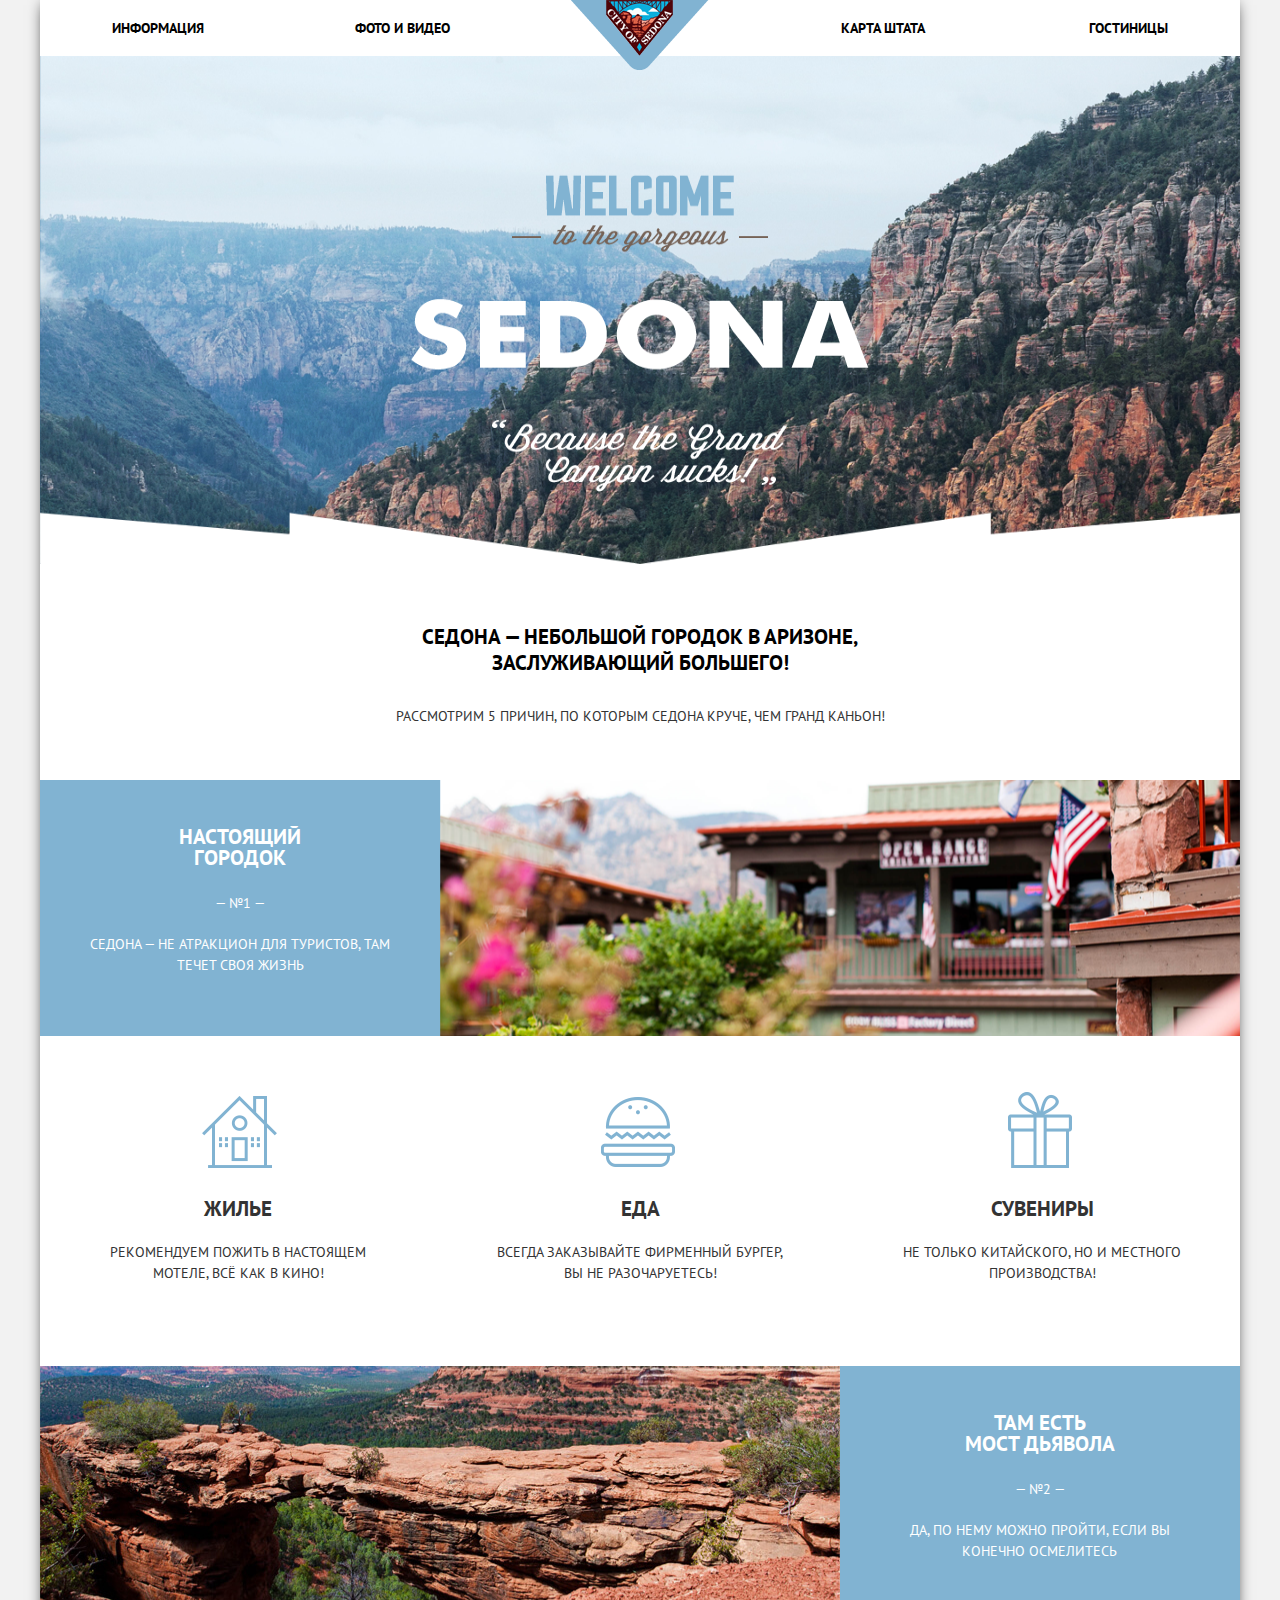
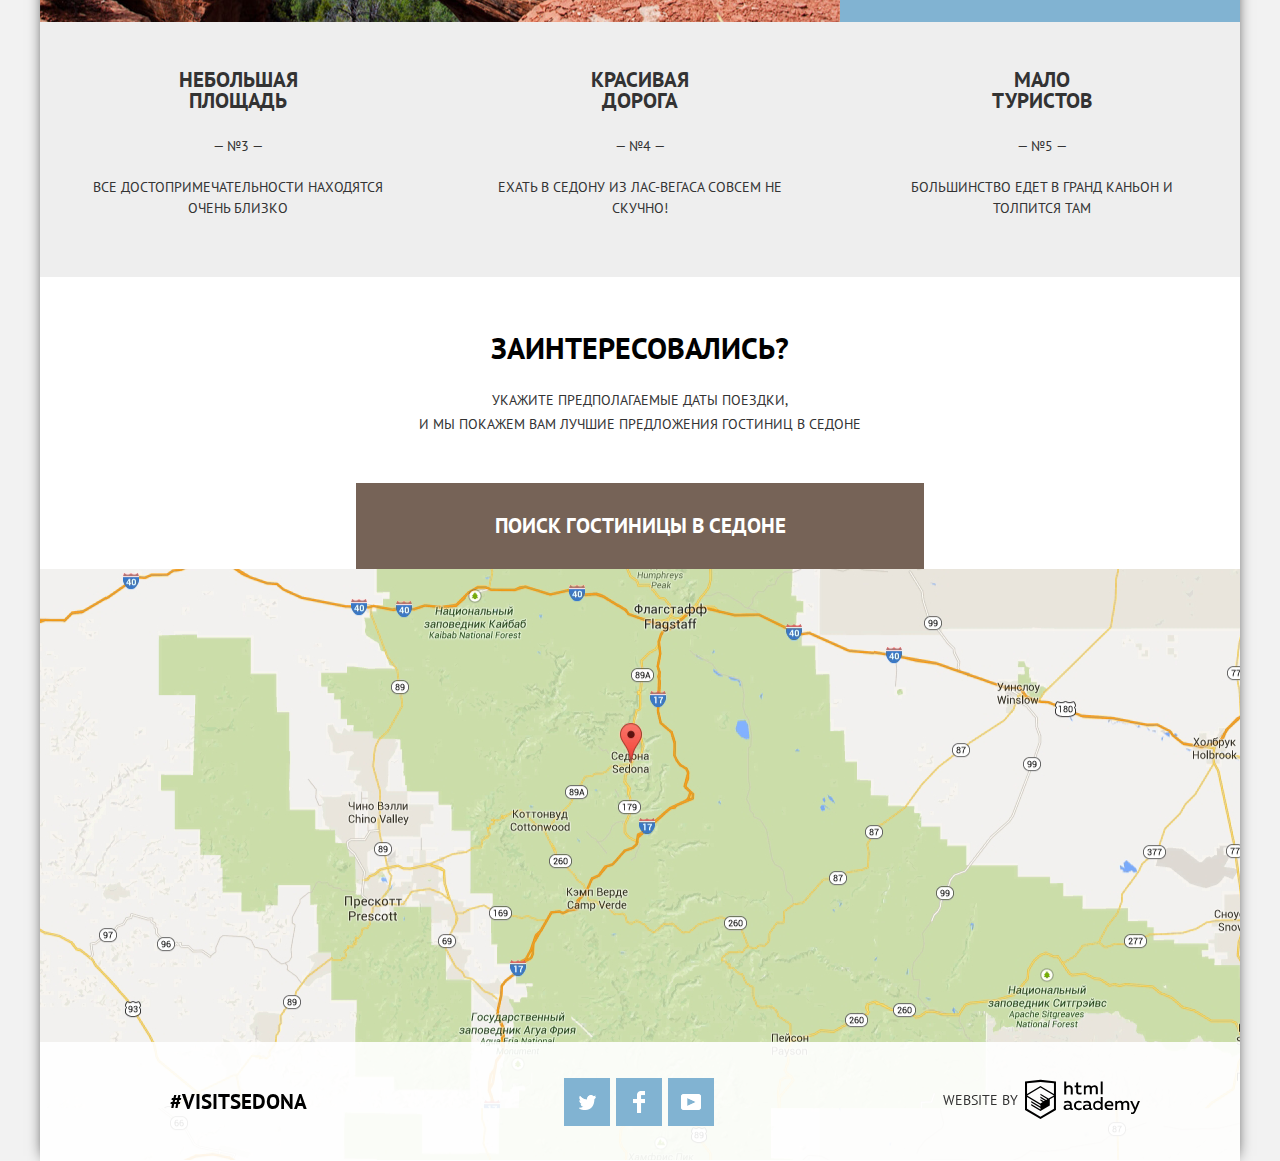
<file: index.html>
<!DOCTYPE html>
<html lang="ru">

<head>
  <meta charset="utf-8">
  <title>HTML Academy: Седона</title>
  <link href="https://fonts.googleapis.com/css?family=PT+Sans:400,700&amp;subset=cyrillic" rel="stylesheet">
  <link href="css/normalize.css" rel="stylesheet">
  <link href="css/style.css" rel="stylesheet">
</head>

<body>
  <div class="container">
    <header class="page_header">
      <div class="logo">
        <a><img src="img/logo.png" alt="sedona" width="138" height="70"></a>
      </div>
      <nav class="menu">
        <ul class="header_menu">
          <li class="menu_item"><a href="#">Информация</a></li>
          <li class="menu_item"><a href="#">Фото и Видео</a></li>
          <li class="menu_item"><a href="#">Карта штата</a></li>
          <li class="menu_item"><a href="hotels.html">Гостиницы</a></li>
        </ul>
      </nav>
    </header>
    <main>
      <section class="intro">
        <div class="intro_picture">
          <img src="img/intro.jpg" alt="Sedona" width="1200" height="508">
        </div>
        <div class="intro_title">
          <h2 class="main_title">Седона — небольшой городок в Аризоне, заслуживающий большего!</h2>
          <p>Рассмотрим 5 причин, по которым Седона круче, чем Гранд Каньон!</p>
        </div>
      </section>
      <section class="content">
        <div class="content_menu">
          <div class="content_body">
            <h2 class="content_body_title">Настоящий городок</h2>
            <span class="content_number">— №1 —</span>
            <p>Седона — не атракцион для туристов, там течет своя жизнь</p>
          </div>
          <div class="content_img">
            <img src="img/open_range.jpg" alt="OpenRange" width="800" height="401">
          </div>
        </div>
        <div class="content_menu">
          <div class="content_body">
            <h2 class="content_body_title">Жилье</h2>
            <p>Рекомендуем пожить в настоящем мотеле, всё как в кино!</p>
          </div>
          <div class="content_body">
            <h2 class="content_body_title">Еда</h2>
            <p>Всегда заказывайте фирменный бургер, Вы не разочаруетесь!</p>
          </div>
          <div class="content_body">
            <h2 class="content_body_title">Сувениры</h2>
            <p>Не только китайского, но и местного производства!</p>
          </div>
        </div>
        <div class="content_menu">
          <div class="content_img">
            <img src="img/devil_bridge.jpg" alt="Bridge" width="800" height="401">
          </div>
          <div class="content_body">
            <h2 class="content_body_title">Там есть<br> мост дьявола</h2>
            <span class="content_number">— №2 —</span>
            <p>Да, по нему можно пройти, если Вы конечно осмелитесь</p>
          </div>
        </div>
        <div class="content_menu">
          <div class="content_body">
            <h2 class="content_body_title">Небольшая площадь</h2>
            <span class="content_number">— №3 —</span>
            <p>Все достопримечательности находятся очень близко</p>
          </div>
          <div class="content_body">
            <h2 class="content_body_title">Красивая дорога</h2>
            <span class="content_number">— №4 —</span>
            <p>Ехать в Седону из Лас-Вегаса совсем не скучно!</p>
          </div>
          <div class="content_body">
            <h2 class="content_body_title">Мало туристов</h2>
            <span class="content_number">— №5 —</span>
            <p>Большинство едет в гранд каньон и толпится там</p>
          </div>
        </div>
      </section>
      <section class="search">
        <div class="main_search">
          <h2 class="main_search_title">Заинтересовались?</h2>
          <p>Укажите предполагаемые даты поездки,<br> и мы покажем Вам лучшие предложения гостиниц в Седоне</p>
          <a class="btn main_title" onclick="event.preventDefault()" href="form.html">
            <p class="btn_item">Поиск гостиницы в Седоне</p>
          </a>
        </div>
        <div class="search_form">
          <div class="input_form">
            <form action="https://htmlacademy.ru" method="get">
              <div class="form_item">
                <label for="arrival">Дата Заезда:</label>
                <input type="text" id="arrival" name="arrival" value="24 апреля 2017">
                <span class="input_date" tabindex="0">
                  <img src="img/calendar.svg" alt="calendar" width="22" height="22">
                </span>
              </div>
              <div class="form_item">
                <label for="depature">Дата Выезда:</label>
                <input type="text" id="depature" name="depature" value="4 июля 2017">
                <span class="input_date" tabindex="0">
                  <img src="img/calendar.svg" alt="calendar" width="22" height="22">
                </span>
              </div>
              <div class="form_item">
                <label for="adults">Взрослые:</label>
                <input type="text" name="adults" id="adults" value="2">
                <span class="form_item_btn add_btn_adult" aria-label="Больше" tabindex="0">+</span>
                <span class="form_item_btn remove_btn_adult" aria-label="Меньше" tabindex="0">–</span>
                <input type="text" name="children" id="children" value="0">
                <label for="children">Дети:</label>
                <span class="add_btn_child" aria-label="Больше" tabindex="0">+</span>
                <span class="remove_btn_child" aria-label="Меньше" tabindex="0">–</span>
              </div>
              <button class="btn" type="submit">Найти</button>
            </form>
          </div>
        </div>
      </section>

      <section class="maps" aria-label="США, штат Аризона, г. Седона">
        <iframe style="border:0" tabindex="-1" src="https://www.google.com/maps/embed/v1/place?q=place_id:ChIJDbBC-TKhLYcR_Y5s-iPFSFU&key=AIzaSyDmKjKfZH4PTFxQEnVAA37YY4gNd0SzIjI&zoom=9&center=34.861126,-111.771797"></iframe>
      </section>
    </main>
    <footer class="footer">
      <div class="page_footer">
        <a href="#">#VisitSedona</a>
      </div>
      <div class="page_footer">
        <ul class="socials">
          <li class="social tw">
            <a href="#">TW</a>
          </li>
          <li class="social fb">
            <a href="#">FB</a>
          </li>
          <li class="social yt">
            <a href="#">YT</a>
          </li>
        </ul>
      </div>
      <div class="page_footer">
        <span class="footer_pre_logo">website by</span>
        <a class="footer_after_logo" href="https://htmlacademy.ru"><img src="img/htmlacademy_logo.svg" alt="HTMLAcademy" width="115" height="41"></a>
      </div>
    </footer>
  </div>
  <script type="text/javascript" src="js/scripts.js"></script>
</body>

</html>
</file>
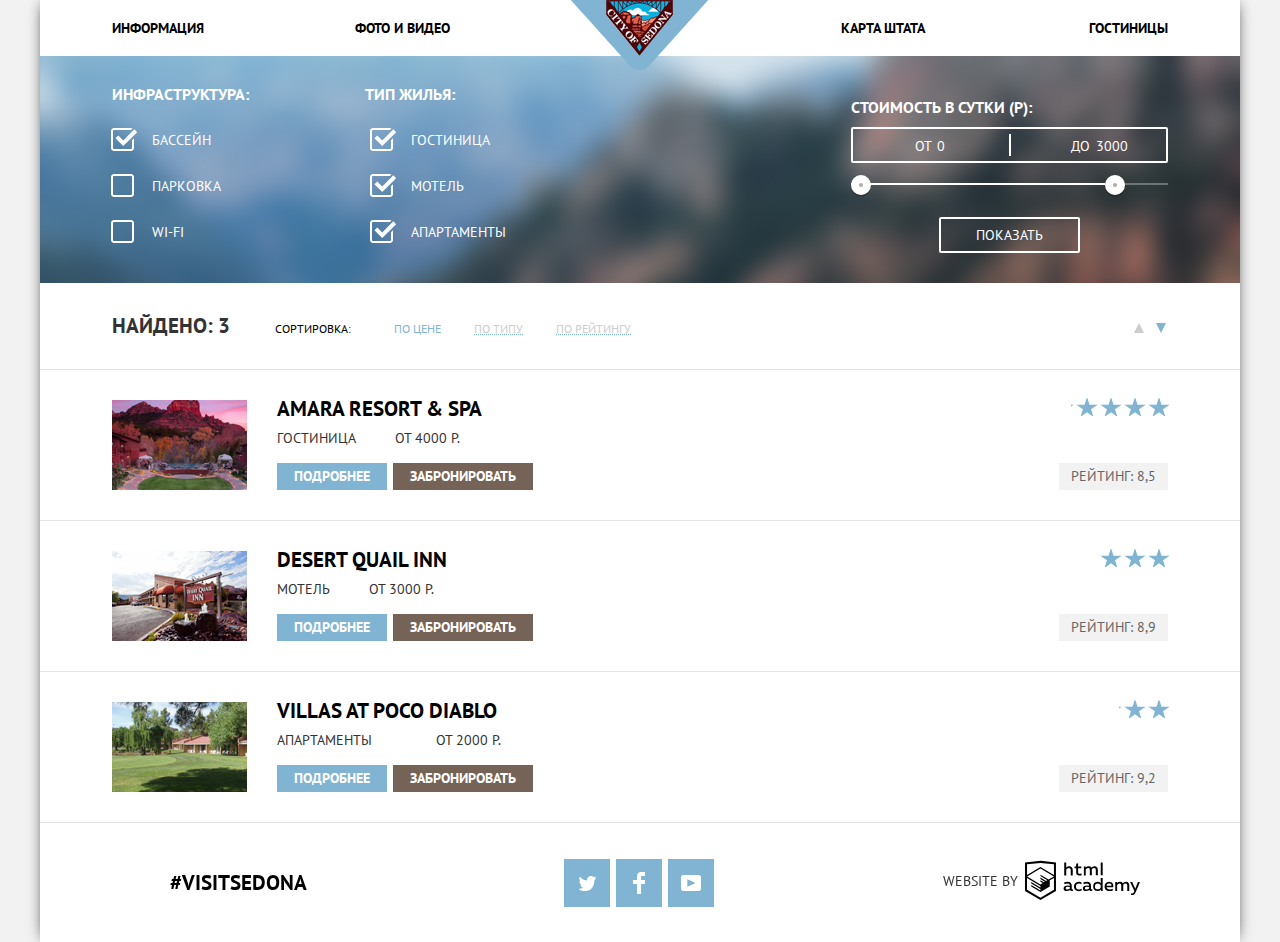
<file: hotels.html>
<!DOCTYPE html>
<html lang="ru">

<head>
  <meta charset="utf-8">
  <title>HTML Academy: Седона</title>
  <link href="https://fonts.googleapis.com/css?family=PT+Sans:400,700&amp;subset=cyrillic" rel="stylesheet">
  <link href="css/normalize.css" rel="stylesheet">
  <link href="css/style.css" rel="stylesheet">
</head>

<body>
  <div class="container">
    <header class="page_header">
      <div class="logo">
        <a href="index.html"><img src="img/logo.png" alt="sedona" width="138" height="70"></a>
      </div>
      <nav class="menu">
        <ul class="header_menu">
          <li class="menu_item"><a href="#">Информация</a></li>
          <li class="menu_item"><a href="#">Фото и Видео</a></li>
          <li class="menu_item"><a href="#">Карта штата</a></li>
          <li class="menu_item"><a>Гостиницы</a></li>
        </ul>
      </nav>
    </header>
    <main>
      <section class="selection_block">
        <form class="selection_form" action="http://htmlacademy.ru" method="post">
          <fieldset class="infrastructure_item">
            <h2 class="main_title">Инфраструктура:</h2>
            <ul class="infrastructure">
              <li class="check_box">
                <input type="checkbox" id="pool" name="pool" checked>
                <label for="pool">Бассейн</label>
              </li>
              <li class="check_box">
                <input type="checkbox" id="parking" name="parking">
                <label for="parking">Парковка</label>
              </li>
              <li class="check_box">
                <input type="checkbox" id="wifi" name="wifi">
                <label for="wifi">Wi-Fi</label>
              </li>
            </ul>
          </fieldset>
          <fieldset class="house_item">
            <h2 class="main_title">Тип жилья:</h2>
            <ul class="house">
              <li class="check_box">
                <input type="checkbox" id="hotel" name="hotel" checked>
                <label for="hotel">Гостиница</label>
              </li>
              <li class="check_box">
                <input type="checkbox" id="motel" name="motel" checked>
                <label for="motel">Мотель</label>
              </li>
              <li class="check_box">
                <input type="checkbox" id="apartments" name="apartments" checked>
                <label for="apartments">Апартаменты</label>
              </li>
            </ul>
          </fieldset>
          <fieldset class="price_range">
            <h2 class="price_range_title">Стоимость в сутки (P):</h2>
            <div class="price_controls">
              <label class="start_price">от <input type="text" name="start_price" value="0"></label>
              <label class="end_price">до <input type="text" name="end_price" value="3000"></label>
            </div>
            <div class="range_controls">
              <div class="scale">
                <div class="bar"></div>
              </div>
              <div class="range_toggle range_toggle_min"></div>
              <div class="range_toggle range_toggle_max"></div>
            </div>
            <button class="selection_btn" type="submit">Показать</button>
          </fieldset>
        </form>
      </section>
      <section class="sorting_block">
        <div class="sorting_result">
          <div class="sorting_range">
            <h2 class="sorting_title">Найдено: 3</h2>
            <span>Сортировка:</span>
            <ul class="sorting_range_list">
              <li class="sort_link_item">
                <a href="#">По цене</a>
              </li>
              <li class="sort_link_item">
                <a href="#">По типу</a>
              </li>
              <li class="sort_link_item">
                <a href="#">По рейтингу</a>
              </li>
            </ul>
          </div>
          <div class="sorting_range">
            <ul class="sorting_range_item">
              <li class="side_sort_item" tabindex="0">
                От большего рейтинга к меньшему
              </li>
              <li class="side_sort_item active_item" tabindex="0">
                От меньшего рейтинга к большему
              </li>
            </ul>
          </div>
        </div>
      </section>
      <section class="result_block">
        <article class="result_item">
          <div class="prop_img">
            <img src="img/amara.jpg" alt="AmaraResort" width="135" height="90">
          </div>
          <div class="prop_description">
            <h1 class="main_title">
              <a href="#">Amara Resort &amp; Spa</a>
            </h1>
            <div class="prop_description_text">
              <span class="prop_description_text_item">Гостиница</span>
              <span class="prop_description_text_item">От 4000 Р.</span>
            </div>
            <div class="prop_buttons">
              <a href="#" class="btn_more" name="more">Подробнее</a>
              <a href="#" class="btn_reserve" name="reserve">Забронировать</a>
            </div>
          </div>
          <div class="prop_rating">
            <div class="rating_stars">
              <div class="stars_item" aria-label="Четыре звезды"></div>
            </div>
            <div class="text_rating">
              <span>Рейтинг: 8,5</span>
            </div>
          </div>
        </article>
        <article class="result_item">
          <div class="prop_img">
            <img src="img/desert.jpg" alt="DesertQuailInn" width="135" height="90">
          </div>
          <div class="prop_description">
            <h1 class="main_title">
              <a href="#">Desert Quail Inn</a>
            </h1>
            <div class="prop_description_text">
              <span class="prop_description_text_item">Мотель</span>
              <span class="prop_description_text_item">От 3000 Р.</span>
            </div>
            <div class="prop_buttons">
              <a href="#" class="btn_more" name="more">Подробнее</a>
              <a href="#" class="btn_reserve" name="reserve">Забронировать</a>
            </div>
          </div>
          <div class="prop_rating">
            <div class="rating_stars">
              <div class="stars_item" aria-label="Три звезды"></div>
            </div>
            <div class="text_rating">
              <span>Рейтинг: 8,9</span>
            </div>
          </div>
        </article>
        <article class="result_item">
          <div class="prop_img">
            <img src="img/villas.jpg" alt="VillasAtPocoDiablo" width="135" height="90">
          </div>
          <div class="prop_description">
            <h1 class="main_title">
              <a href="#">Villas At Poco Diablo</a>
            </h1>
            <div class="prop_description_text">
              <span class="prop_description_text_item">Апартаменты</span>
              <span class="prop_description_text_item">От 2000 Р.</span>
            </div>
            <div class="prop_buttons">
              <a href="#" class="btn_more" name="more">Подробнее</a>
              <a href="#" class="btn_reserve" name="reserve">Забронировать</a>
            </div>
          </div>
          <div class="prop_rating">
            <div class="rating_stars">
              <div class="stars_item" aria-label="Две звезды"></div>
            </div>
            <div class="text_rating">
              <span>Рейтинг: 9,2</span>
            </div>
          </div>
        </article>
      </section>
    </main>
    <footer class="footer">
      <div class="page_footer">
        <a href="#">#VisitSedona</a>
      </div>
      <div class="page_footer">
        <ul class="socials">
          <li class="social tw">
            <a href="#">TW</a>
          </li>
          <li class="social fb">
            <a href="#">FB</a>
          </li>
          <li class="social yt">
            <a href="#">YT</a>
          </li>
        </ul>
      </div>
      <div class="page_footer">
        <span class="footer_pre_logo">website by</span>
        <a class="footer_after_logo" href="https://htmlacademy.ru"><img src="img/htmlacademy_logo.svg" alt="HTMLAcademy" width="115" height="41"></a>
      </div>
    </footer>
  </div>
</body>

</html>
</file>
<file: css/style.css>
body {
  margin: 0;
  padding: 0;
  font-family: "PT Sans", Arial, sans-serif;
  font-size: 14px;
  line-height: 21px;
  color: #333333;
  text-transform: uppercase;
  text-align: center;
  margin: 0;
  background-color: #f2f2f2;
  letter-spacing: normal
}

.container {
  max-width: 1200px;
  background-color: white;
  box-shadow: 0 0 15px -5px black;
  min-width: 768px;
  margin-left: auto;
  margin-right: auto
}

.main_title {
  font-size: 21px;
  color: #000000;
  line-height: 21px;
}

.page_header {
  width: 100%;
  position: relative
}

.header_menu {
  list-style: none;
  font-weight: bold;
  line-height: 26px;
  display: flex;
  flex-direction: row;
  justify-content: space-between;
  margin: 0;
  align-items: center;
  height: 56px;
  padding: 0 6% 0 6%;
  box-sizing: border-box
}

.header_menu a {
  text-decoration: none;
  color: #000000
}

.header_menu a:hover {
  color: #81b3d2
}

.header_menu a:active {
  color: black;
  opacity: 0.2
}

.header_menu .active, .header_menu .active:active, .header_menu .active:hover {
  color: #766357;
  opacity: 1
}

.menu_item {
  width: 20%
}

.menu_item:nth-child(2) {
  margin-right: 11%
}

.menu_item:first-child, .menu_item:nth-child(2) {
  text-align: left
}

.menu_item:last-child, .menu_item:nth-child(3) {
  text-align: right
}

.page_header .logo {
  position: absolute;
  left: 50%;
  transform: translate(-50%);
  z-index: 1
}

.intro_picture {
  position: relative;
  overflow: hidden;
  height: 508px;
  background-color: #44749c
}

.intro_picture img {
  position: absolute;
  left: 50%;
  -webkit-transform: translate(-50%);
  -ms-transform: translate(-50%);
  transform: translate(-50%)
}

.intro_title {
  padding: 60px 6% 53px 6%
}

.intro_title h2 {
  line-height: 26px;
  width: 500px;
  margin: 0 auto 0 auto;
  text-align: center
}

.intro_title p {
  margin: 30px 0 0 0;
  padding: 0
}

.content {
  z-index: 20
}

.content_menu {
  display: -webkit-box;
  display: -ms-flexbox;
  display: flex;
  -webkit-box-orient: horizontal;
  -webkit-box-direction: normal;
  -ms-flex-direction: row;
  flex-direction: row;
  -webkit-box-pack: justify;
  -ms-flex-pack: justify;
  justify-content: space-between;
  margin: 0;
  padding: 0
}

.content_menu:first-child .content_body, .content_menu:nth-child(3) .content_body {
  color: white;
  background-color: #81b3d2
}

.content_body {
  width: 33%;
  margin: 0;
  padding: 46px 4% 60px 4%
}

.content_menu:first-child .content_body, .content_menu:nth-child(3) .content_body {
  width: 25.5%;
  background-color: #81b3d2
}

.content_menu:nth-child(2), .content_menu:nth-child(4) {
  -webkit-box-align: start;
  -ms-flex-align: start;
  align-items: flex-start;
  -webkit-box-pack: justify;
  -ms-flex-pack: justify;
  justify-content: space-between
}

.content_menu:nth-child(2) .content_body {
  position: relative;
  height: auto;
  margin: 0;
  padding: 145px 0 72px 0
}

.content_img {
  position: relative;
  overflow: hidden;
  width: 67%;
  background-color: #81b3d2
}

.content_menu:first-child .content_body_title, .content_menu:nth-child(3) .content_body_title {
  overflow: hidden;
  width: 170px;
  margin: 0 auto 0 auto;
  text-align: center;
  letter-spacing: revert;
  color: white
}

.content_number {
  display: block;
  margin: 25px 0 20px 0;
  color: white
}

.content_body p {
  margin: 0;
  padding: 0
}

.content_img img {
  position: absolute;
  top: 50%;
  left: 50%;
  -webkit-transform: translate(-50%, -50%);
  -ms-transform: translate(-50%, -50%);
  transform: translate(-50%, -50%)
}

.content_menu:nth-child(2) p {
  margin: 0;
  padding: 5px 45px 10px 45px
}

.content_menu:nth-child(2) .content_body:before {
  position: absolute;
  top: 48px;
  left: 50%;
  width: 90px;
  height: 90px;
  content: '';
  -webkit-transform: translate(-50%);
  -ms-transform: translate(-50%);
  transform: translate(-50%);
  background: url('../img/many.png') -3px 0 no-repeat
}

.content_menu:nth-child(2) .content_body:nth-child(2):before {
  background-position: -157px -1px
}

.content_menu:nth-child(2) .content_body:last-child:before {
  background-position: -306px 0
}

.content_menu:last-child {
  -webkit-box-align: center;
  -ms-flex-align: center;
  align-items: center;
  padding-top: 30px;
  padding-bottom: 58px;
  background-color: #eee
}

.content_menu:last-child .content_body {
  padding: 0
}

.content_menu:last-child .content_number {
  color: #333
}

.content_menu:last-child .content_body_title {
  width: 150px;
  margin-right: auto;
  margin-left: auto
}

.content_menu:last-child p {
  padding: 0 35px 0 35px
}

input {
  font-family: "PT Sans", Arial, sans-serif
}

.search {
  padding: 60px 6% 0 6%;
  position: relative;
  z-index: 1;
  background-color: white
}

.main_search .main_search_title {
  color: #000000;
  font-weight: bold;
  font-size: 30px;
  margin: 0;
  padding: 0
}

.main_search>p {
  padding: 0;
  margin: 30px 0 0 0;
  line-height: 24px;
  font-size: 14px
}

.main_search .btn {
  display: table;
  background-color: #766357;
  color: white;
  font-weight: bold;
  line-height: 26px;
  width: 568px;
  height: 86px;
  margin: 47px auto 0 auto;
  cursor: pointer;
  text-decoration: none
}

.main_search .btn:hover {
  background-color: #604e43
}

.main_search .btn:active {
  background-color: #503e33;
  color: rgba(255, 255, 255, 0.3)
}

.main_search .btn_item {
  display: table-cell;
  vertical-align: middle;
  position: relative
}

.search_form {
  box-sizing: border-box;
  z-index: -1;
  position: absolute;
  width: 568px;
  background-color: white;
  left: 50%;
  transform: translate(-50%);
  padding: 55px;
  font-weight: bold;
  color: black;
  transition: all 1s ease-out
}

.form_item {
  margin-bottom: 30px;
  position: relative
}

.form_item::after {
  display: table;
  content: "";
  clear: both
}

.form_item input {
  width: 345px;
  height: 38px;
  box-sizing: border-box;
  float: right;
  user-focus-pointer: none;
  user-select: none;
  font: inherit;
  text-transform: uppercase;
  background-color: #f2f2f2;
  border: none
}

.form_item input[type="text"] {
  padding: 0 30px 0 10px
}

.form_item input:hover {
  background-color: #ebebeb
}

.form_item input:focus {
  outline: 2px solid #e5e5e5;
  background-color: white
}

.form_item label {
  display: inline-block;
  text-align: left;
  float: left;
  width: 113px;
  box-sizing: border-box;
  vertical-align: middle;
  padding-top: 9px
}

.form_item:nth-child(3) input[name="adults"] {
  float: left;
  width: 38px;
  text-align: center;
  margin-left: 38px;
  margin-right: 38px;
  padding: 0
}

.form_item:nth-child(3) input[name="children"] {
  float: right;
  width: 38px;
  text-align: center;
  margin-left: 30px;
  margin-right: 38px;
  padding: 0
}

.form_item:nth-child(3) label[for="children"] {
  padding-left: 40px;
  float: right
}

.input_form .btn {
  margin-top: 23px;
  width: 458px;
  height: 58px;
  background-color: #81b3d2;
  color: white;
  font: inherit;
  font-size: 21px;
  text-transform: uppercase;
  line-height: 26px;
  border: none;
  cursor: pointer
}

.input_form .btn:hover {
  background-color: #669ec0
}

.input_form .btn:active {
  background-color: #5496bd;
  color: rgba(255, 255, 255, 0.3)
}

.form_item .input_date {
  position: absolute;
  width: 22px;
  height: 22px;
  top: 8px;
  right: 8px;
  background-repeat: no-repeat;
  cursor: pointer
}

.form_item .input_date {
  filter: invert(.5)
}

.form_item .input_date:hover {
  filter: none;
}

.form_item .input_date:active {
  filter: brightness(0) saturate(100%) invert(76%) sepia(26%) saturate(510%) hue-rotate(162deg) brightness(86%) contrast(89%)
}

.form_item:last-of-type span {
  position: absolute;
  color: #a9a9a9;
  font-size: 30px;
  cursor: pointer
}

.form_item:last-of-type span:hover {
  color: black
}

.form_item:last-of-type span:active {
  color: #81b3d2
}

.add_btn_adult, .remove_btn_adult, .add_btn_child, .remove_btn_child {
  top: 0;
  width: 38px;
  height: 30px;
  padding-top: 8px;
  background-color: #f2f2f2
}

.add_btn_adult {
  left: 189px
}

.remove_btn_adult {
  left: 113px
}

.add_btn_child {
  left: 420px
}

.remove_btn_child {
  left: 344px
}

.maps {
  position: relative;
  height: 473px;
  top: -105px;
  background-color: #cbdda9
}

.maps iframe {
  width: 100%;
  height: 147%;
  position: absolute;
  left: 50%;
  transform: translate(-50%);
  background-image: url("../img/maps.jpg");
  background-position: center
}

.footer {
  padding: 27px 6% 25px 6%;
  display: flex;
  flex-direction: row;
  align-items: center;
  justify-content: space-between;
  opacity: 0.999999;
  background-color: rgba(255, 255, 255, 0.9)
}

.page_footer {
  width: 24%
}

.page_footer:first-child {
  padding-top: 0
}

.page_footer:first-child a {
  color: black;
  text-decoration: none;
  font-weight: bold;
  font-size: 21px
}

.page_footer:last-child {
  text-align: center;
  vertical-align: middle;
  font-size: 14px;
  align-self: center
}

.page_footer .socials {
  list-style: none;
  margin: 4px;
  padding: 0
}

.social {
  display: inline-block;
  font-size: 0;
  width: 46px;
  background-color: #81b3d2;
  height: 48px;
  margin-bottom: 6px;
  margin-right: 2px
}

.social a {
  display: block;
  width: 38px;
  height: 48px;
  background: url("../img/many.png") -426px -24px no-repeat
}

.fb a {
  background-position: -526px -24px
}

.yt a {
  background-position: -627px -26px
}

.social:hover {
  background-color: #669ec0
}

.social:active {
  background-color: #5496bd
}

.social:active a {
  opacity: 0.3
}

.footer_pre_logo, .footer_after_logo {
  display: inline-block;
  vertical-align: middle
}

.footer_pre_logo {
  padding: 0 3px 4px 0
}

.footer_after_logo img {
  filter: brightness(0) saturate(100%)
}

.footer_after_logo img:hover {
  filter: brightness(0) saturate(100%) invert(76%) sepia(26%) saturate(510%) hue-rotate(162deg) brightness(86%) contrast(89%)
}

.footer_after_logo img:active {
  filter: invert(.5);
  opacity: 0.5
}

/* ----------- */

.selection_block {
  margin: 0;
  padding: 0;
  color: white;
  font-size: 14px;
  line-height: 21px;
  background-color: #44749c
}

.selection_form {
  display: -webkit-box;
  display: -ms-flexbox;
  display: flex;
  -webkit-box-orient: horizontal;
  -webkit-box-direction: normal;
  -ms-flex-direction: row;
  flex-direction: row;
  -webkit-box-pack: justify;
  -ms-flex-pack: justify;
  justify-content: space-between;
  padding: 28px 6% 30px 6%;
  background: url('../img/filter_background.png') no-repeat;
  background-color: #44749c;
  background-size: cover
}

fieldset ul {
  list-style: none;
  padding-right: 15px;
  margin: 0
}

.house {
  padding-left: 46px
}

fieldset li {
  margin-top: 25px
}

.infrastructure_item, .house_item, .price_range {
  margin: 0;
  padding: 0;
  text-align: left;
  border: none
}

.infrastructure_item input, .house_item input {
  display: none
}

.house_item {
  margin-right: auto;
  margin-left: 11%
}

fieldset .main_title {
  font-size: 16px;
  font-weight: bold;
  line-height: 21px;
  margin: 0;
  padding: 0;
  color: white
}

.price_range {
  -webkit-box-sizing: border-box;
  box-sizing: border-box;
  width: 30%
}

.price_range_title {
  font-size: 16px;
  font-weight: 600;
  line-height: 21px;
  margin-bottom: 9px
}

.price_controls {
  font-size: 0;
  position: relative;
  display: -webkit-box;
  display: -ms-flexbox;
  display: flex;
  -ms-flex-pack: distribute;
  justify-content: space-around;
  min-width: 233px;
  height: 32px;
  margin-bottom: 20px;
  padding-bottom: 0;
  border: 2px solid #fff;
  border-radius: 2px
}

.price_controls::after {
  position: absolute;
  top: 50%;
  left: 50%;
  width: 2px;
  height: 22px;
  content: '';
  -webkit-transform: translate(-50%, -50%);
  -ms-transform: translate(-50%, -50%);
  transform: translate(-50%, -50%);
  background: #fff
}

.price_controls label {
  font-size: 14px;
  line-height: 32px;
  display: inline-block;
  cursor: pointer;
  vertical-align: top
}

.price_controls .start_price, .price_controls .end_price {
  width: 90px;
  padding-left: 18%
}

.price_controls input {
  font: inherit;
  width: 50px;
  margin: 0;
  color: inherit;
  border: none;
  background: none
}

.range_controls {
  position: relative;
  margin-bottom: 32px
}

.range_controls .scale {
  height: 2px;
  background: rgba(255, 255, 255, .3)
}

.range_controls .bar {
  width: 80%;
  height: 2px;
  background: #fff
}

.range_toggle {
  position: absolute;
  top: -8px;
  width: 4px;
  height: 4px;
  cursor: pointer;
  border: 8px solid #fff;
  border-radius: 50%;
  background: #ababab;
  -webkit-box-shadow: 0 2px 1px 0 rgba(0, 1, 1, .2);
  box-shadow: 0 2px 1px 0 rgba(0, 1, 1, .2)
}

.range_toggle:hover {
  top: -10px;
  border-width: 9px
}

.range_toggle_min {
  left: 0
}

.range_toggle_max {
  left: 80%
}

.selection_btn {
  font-size: 14px;
  line-height: 20px;
  display: block;
  margin: 0 auto;
  padding: 6px 35px;
  cursor: pointer;
  text-transform: uppercase;
  color: #fff;
  border: 2px solid #fff;
  border-radius: 2px;
  background: transparent
}

.selection_btn:hover {
  color: #000;
  background: #fff
}

.check_box {
  position: relative
}

.check_box label::after {
  content: "";
  width: 27px;
  height: 23px;
  position: absolute;
  z-index: 1;
  background-repeat: no-repeat;
  background-image: url(../img/checkbox_off.svg);
  box-sizing: border-box;
  left: -41px;
  top: -2px;
  -webkit-box-sizing: border-box
}

input:checked~label::after {
  background-image: url(../img/checkbox_on.svg)
}

input:disabled~label::after, input:disabled~label::before {
  opacity: 0.4
}

.sorting_block {
  margin: 0
}

.sorting_result {
  padding: 0 6% 0 6%;
  border-bottom: 1px solid #e5e5e5
}

.sorting_result {
  display: -webkit-box;
  display: -ms-flexbox;
  display: flex;
  -webkit-box-align: baseline;
  -ms-flex-align: baseline;
  align-items: baseline;
  -ms-flex-negative: 0;
  flex-shrink: 0;
  -webkit-box-pack: justify;
  -ms-flex-pack: justify;
  justify-content: space-between
}

.sorting_range:first-child {
  display: -webkit-box;
  display: -ms-flexbox;
  display: flex;
  -webkit-box-align: baseline;
  -ms-flex-align: baseline;
  align-items: baseline;
  -webkit-box-orient: horizontal;
  -webkit-box-direction: normal;
  -ms-flex-direction: row;
  flex-direction: row;
  -ms-flex-wrap: wrap;
  flex-wrap: wrap
}

.sorting_range_list {
  -ms-flex-wrap: wrap;
  flex-wrap: wrap;
  max-width: 60%
}

.sorting_range_list li {
  display: block
}

.sorting_range_list, .sorting_range_item {
  display: -webkit-box;
  display: -ms-flexbox;
  display: flex;
  margin: 0;
  padding: 0;
  list-style: none
}

.sorting_range h2 {
  font-size: 21px;
  line-height: 26px;
  display: block;
  margin: 30px 45px 30px 0
}

.sorting_range span {
  font-size: 12px;
  line-height: 18px;
  display: block;
  margin-right: 43px;
  color: #000
}

.sorting_range_item {
  margin-right: -10px
}

.sorting_range_list a {
  font-size: 12px;
  line-height: 19px;
  margin-right: 33px;
  color: #cdcdcd;
  text-decoration-style: dotted;
  -webkit-text-decoration-style: dotted;
  text-decoration-color: #81b3d2;
  -webkit-text-decoration-color: #81b3d2;
  -moz-text-decoration-style: dotted;
  -moz-text-decoration-color: #81b3d2
}

.sorting_range_list a:hover {
  color: #81b3d2
}

.sorting_range_list a:active {
  text-decoration: none;
  color: black
}

.sort_link_item:first-child a {
  text-decoration: none;
  color: #81b3d2
}

.side_sort_item {
  font-size: 0;
  width: 0;
  height: 0;
  margin-right: 12px;
  cursor: pointer;
  border: 5px solid transparent;
  border-top-width: 0;
  border-bottom-width: 10px;
  border-bottom-color: #cdcdcd
}

.side_sort_item:last-child {
  -webkit-transform: rotate(180deg);
  -ms-transform: rotate(180deg);
  transform: rotate(180deg);
  border-bottom-color: #81b3d2
}

.side_sort_item:first-child:hover {
  border-bottom-color: black
}

.sorting_range_item .side_sort_item:active {
  border-bottom-color: #81b3d2
}

.result_item::after {
  display: table;
  clear: both;
  content: '';
}

.result_item {
  display: -webkit-box;
  display: -ms-flexbox;
  display: flex;
  -webkit-box-sizing: border-box;
  box-sizing: border-box;
  width: 100%;
  padding: 30px 6% 30px 6%;
  border-bottom: 1px solid #e5e5e5
}

.prop_img {
  line-height: 0;
  -ms-flex-item-align: start;
  align-self: flex-start;
  -ms-flex-negative: 0;
  flex-shrink: 0;
  max-width: 100%;
  height: auto;
  margin: 0 30px 0 0;
  padding: 0;
  background-color: #49995f
}

.prop_img img {
  max-width: 135px;
  height: auto
}

.prop_description {
  margin-right: auto;
  max-width: 330px
}

.prop_description {
  -ms-flex-negative: 0;
  flex-shrink: 0
}

.prop_description .main_title {
  margin: -4px 0 0 0;
  text-align: left
}

.main_title a {
  line-height: 26px;
  text-decoration: none;
  color: black
}

.main_title a:hover {
  color: #81b3d2
}

.main_title a:active {
  opacity: .3;
  color: black
}

.prop_description_text span, .prop_buttons a {
  display: inline-block;
  margin-right: 2px;
  padding: 0 17px;
  text-align: left;
  vertical-align: middle
}

.prop_description_text span {
  margin-right: 35px;
  padding: 0
}

.prop_description_text span {
  margin-right: 35px
}

.prop_description_text span {
  margin-right: 35px
}

.result_item:nth-child(3) .prop_description_text_item {
  margin-right: 60px
}

.result_item:nth-child(4) .prop_description_text_item {
  margin-right: 17px
}

.prop_buttons {
  text-align: left
}

.prop_description_text {
  margin-top: 5px;
  margin-bottom: 14px;
  text-align: left
}

.prop_buttons a {
  font-weight: bold;
  line-height: 21px;
  padding-top: 3px;
  padding-bottom: 3px;
  text-align: center;
  text-decoration: none;
  color: white
}

.prop_buttons a:first-child {
  background-color: #81b3d3
}

.prop_buttons a:last-child {
  background-color: #766357
}

.prop_buttons .btn_more:hover {
  background-color: #669ec0
}

.prop_buttons .btn_more:active {
  color: rgba(255, 255, 255, .5);
  background-color: #5496bd
}

.prop_buttons .btn_reserve:hover {
  background-color: #604e43
}

.prop_buttons .btn_reserve:active {
  color: rgba(255, 255, 255, .5);
  background-color: #503e33
}

.stars_item {
  height: 18px;
  margin-top: -2px;
  margin-right: -3px;
  margin-bottom: 47px;
  margin-left: 12px;
  background-image: url('../img/star.svg');
  background-repeat: repeat;
  background-position: right;
  background-size: 24px 20px
}

.result_item:nth-child(2) .stars_item {
  margin-left: 38px
}

.result_item:nth-child(3) .stars_item {
  margin-left: 60px
}

.text_rating {
  font-size: 14px;
  line-height: 21px;
  padding: 3px 12px;
  color: #666;
  background-color: #f2f2f2
}
</file>
